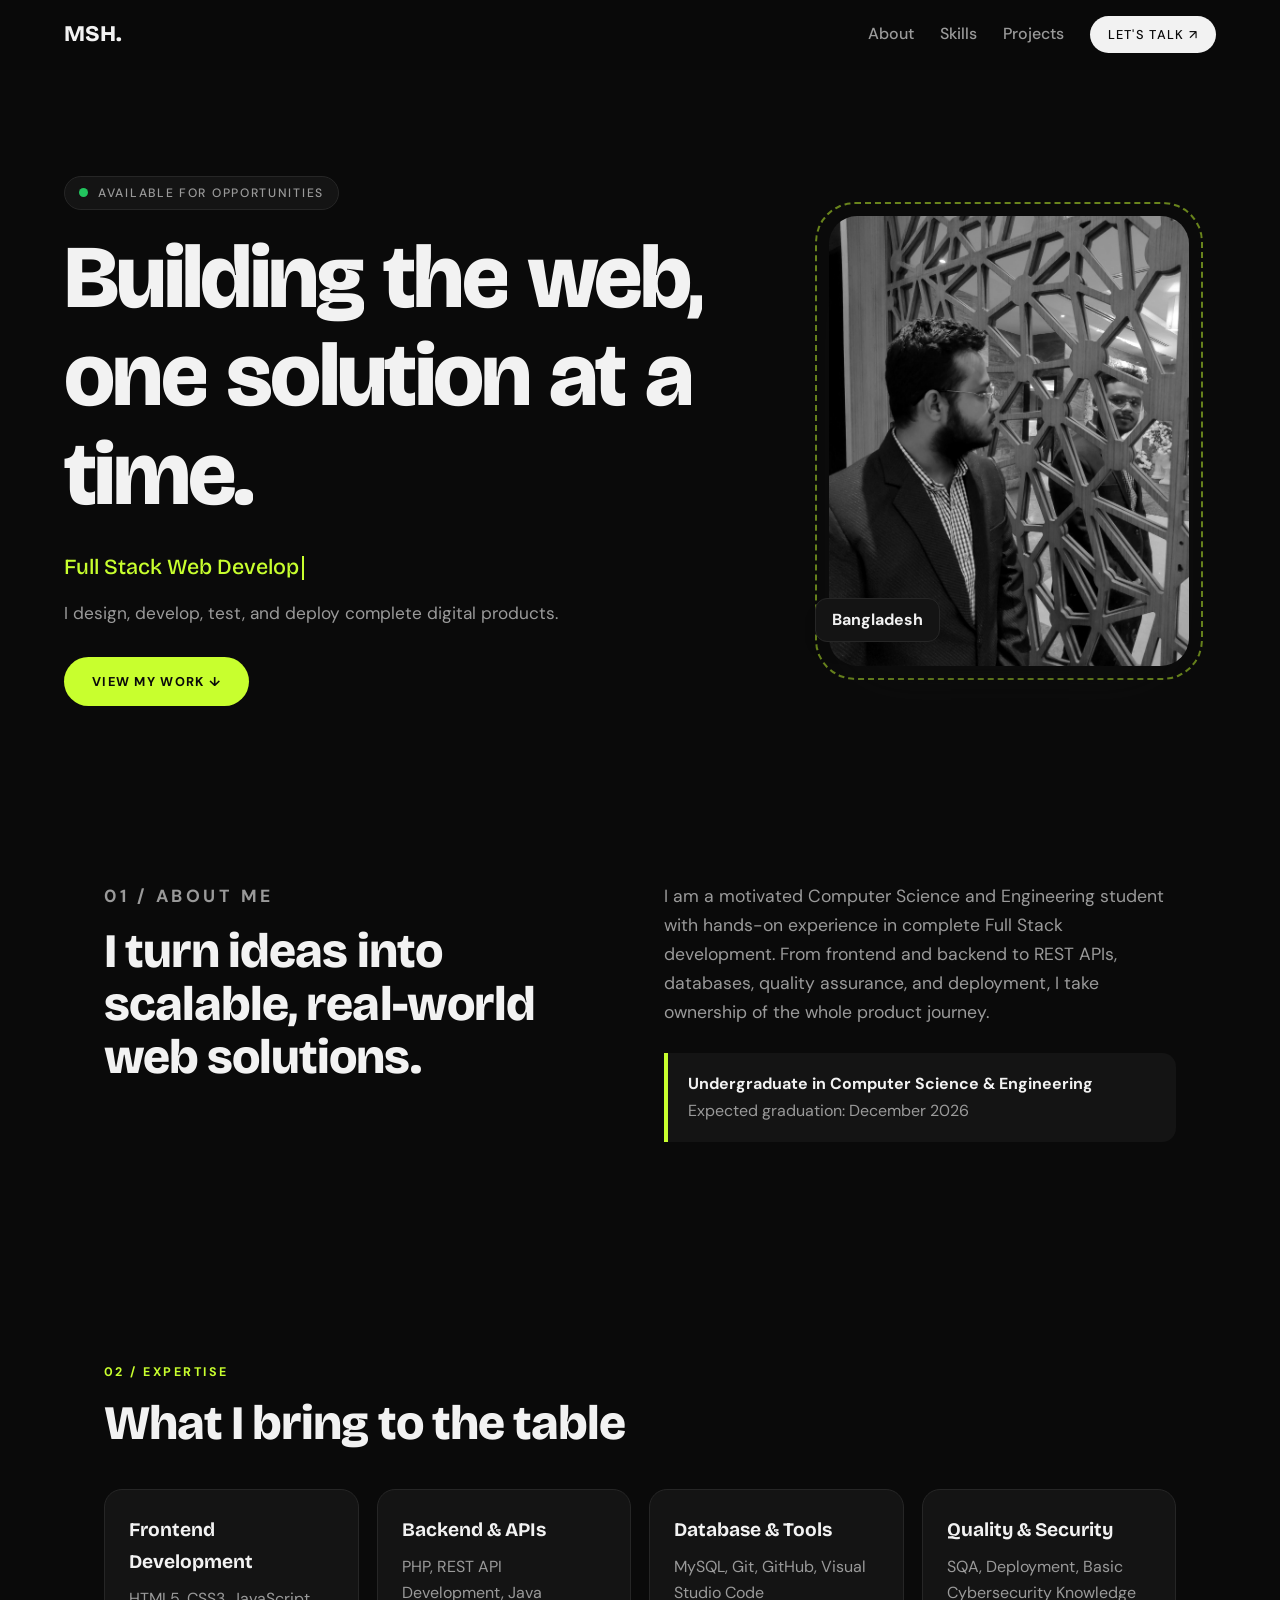
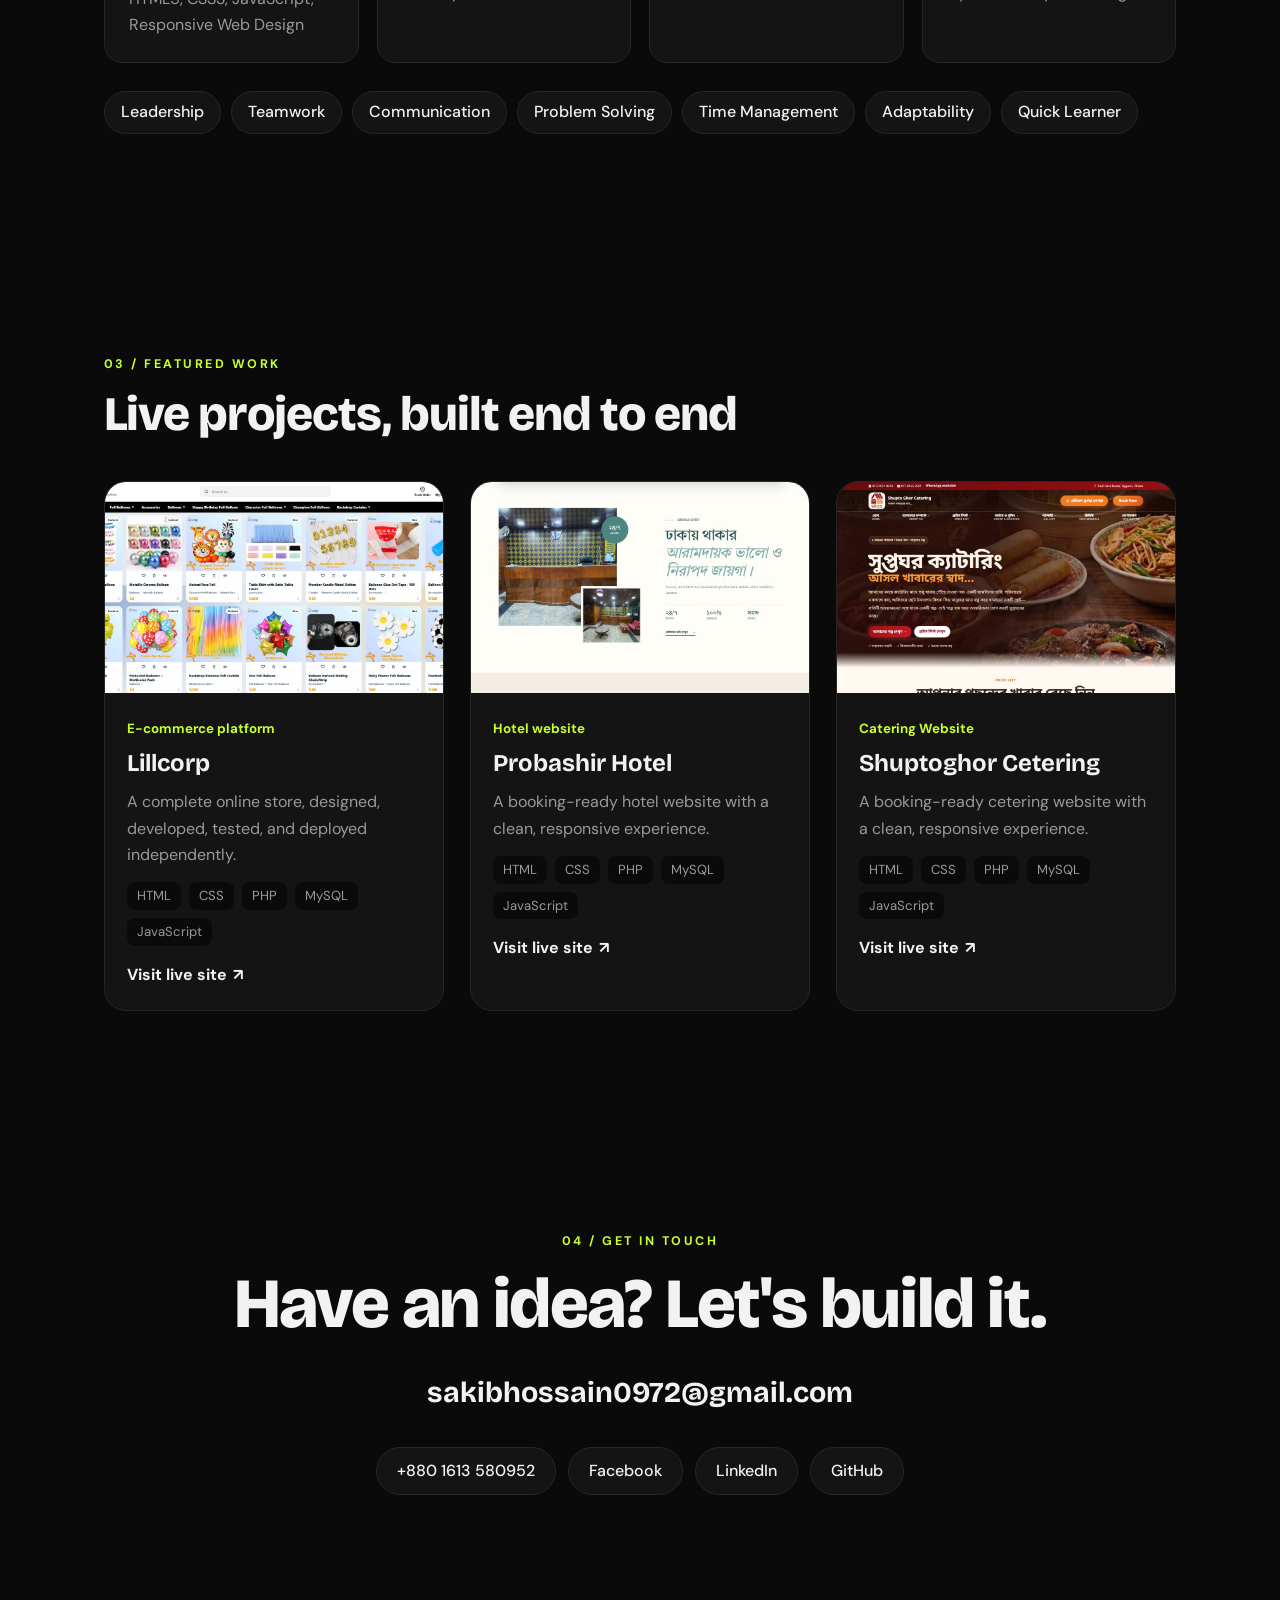
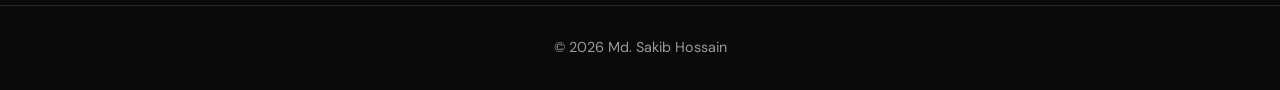
<file: index.html>
<!DOCTYPE html>
<html lang="en">
<head>
<meta charset="UTF-8">
<meta name="viewport" content="width=device-width,initial-scale=1">
<title>Md. Sakib Hossain | Full Stack Developer</title>
<meta name="description" content="Md. Sakib Hossain, Full Stack Web Developer from Bangladesh.">
<meta property="og:title" content="Md. Sakib Hossain | Full Stack Developer">
<meta property="og:description" content="Full Stack Web Developer. Live projects built end to end.">
<meta property="og:image" content="sakib-hossain.jpg">
<link rel="icon" href="data:image/svg+xml,<svg xmlns='http://www.w3.org/2000/svg' viewBox='0 0 100 100'><rect width='100' height='100' rx='22' fill='%232f5bff'/><text x='50' y='66' font-size='48' text-anchor='middle' fill='white' font-family='sans-serif' font-weight='700'>S</text></svg>">
<link rel="preconnect" href="https://fonts.googleapis.com">
<link rel="preconnect" href="https://fonts.gstatic.com" crossorigin>
<link href="https://fonts.googleapis.com/css2?family=Bricolage+Grotesque:opsz,wght@12..96,500;12..96,700;12..96,800&family=DM+Sans:wght@400;500;700&display=swap" rel="stylesheet">
<link rel="stylesheet" href="style.css?v=3">
</head>
<body>
<div class="progress" id="progress"></div>

<header class="nav" id="nav">
  <a href="#home" class="logo" id="logo">MSH.</a>
  <nav>
    <a href="#about">About</a>
    <a href="#skills">Skills</a>
    <a href="#projects">Projects</a>
    <a href="#contact" class="pill">Let's talk ↗</a>
  </nav>
</header>

<main>
  <section id="home" class="hero">
    <div class="hero-text">
      <p class="status" id="status"><span class="dot"></span><span id="statusText"></span></p>
      <h1 id="heroTitle" aria-label=""></h1>
      <p class="typed-line"><span id="typed"></span><span class="caret"></span></p>
      <p class="hero-sub" id="heroSub"></p>
      <a href="#projects" class="btn">View my work ↓</a>
    </div>
    <figure class="hero-photo">
      <img id="photo" alt="Portrait">
      <figcaption id="location"></figcaption>
    </figure>
  </section>

  <section id="about" class="section about">
    <div><p class="eyebrow">01 / About me</p><h2 id="aboutTitle"></h2></div>
    <div>
      <p id="aboutText"></p>
      <div class="edu"><strong id="eduDegree"></strong><span id="eduNote"></span></div>
    </div>
  </section>

  <section id="skills" class="section">
    <p class="eyebrow">02 / Expertise</p>
    <h2 class="sec-title">What I bring to the table</h2>
    <div class="skill-grid" id="skillGrid"></div>
    <div class="soft" id="soft"></div>
  </section>

  <section id="projects" class="section">
    <p class="eyebrow">03 / Featured work</p>
    <h2 class="sec-title">Live projects, built end to end</h2>
    <div class="project-grid" id="projectGrid"></div>
  </section>

  <section id="contact" class="section contact">
    <p class="eyebrow">04 / Get in touch</p>
    <h2>Have an idea? Let's build it.</h2>
    <a class="mail" id="mail" href="#"></a>
    <div class="links" id="links"></div>
  </section>
</main>

<footer id="footer"></footer>
<script src="script.js?v=3"></script>
</body>
</html>
</file>
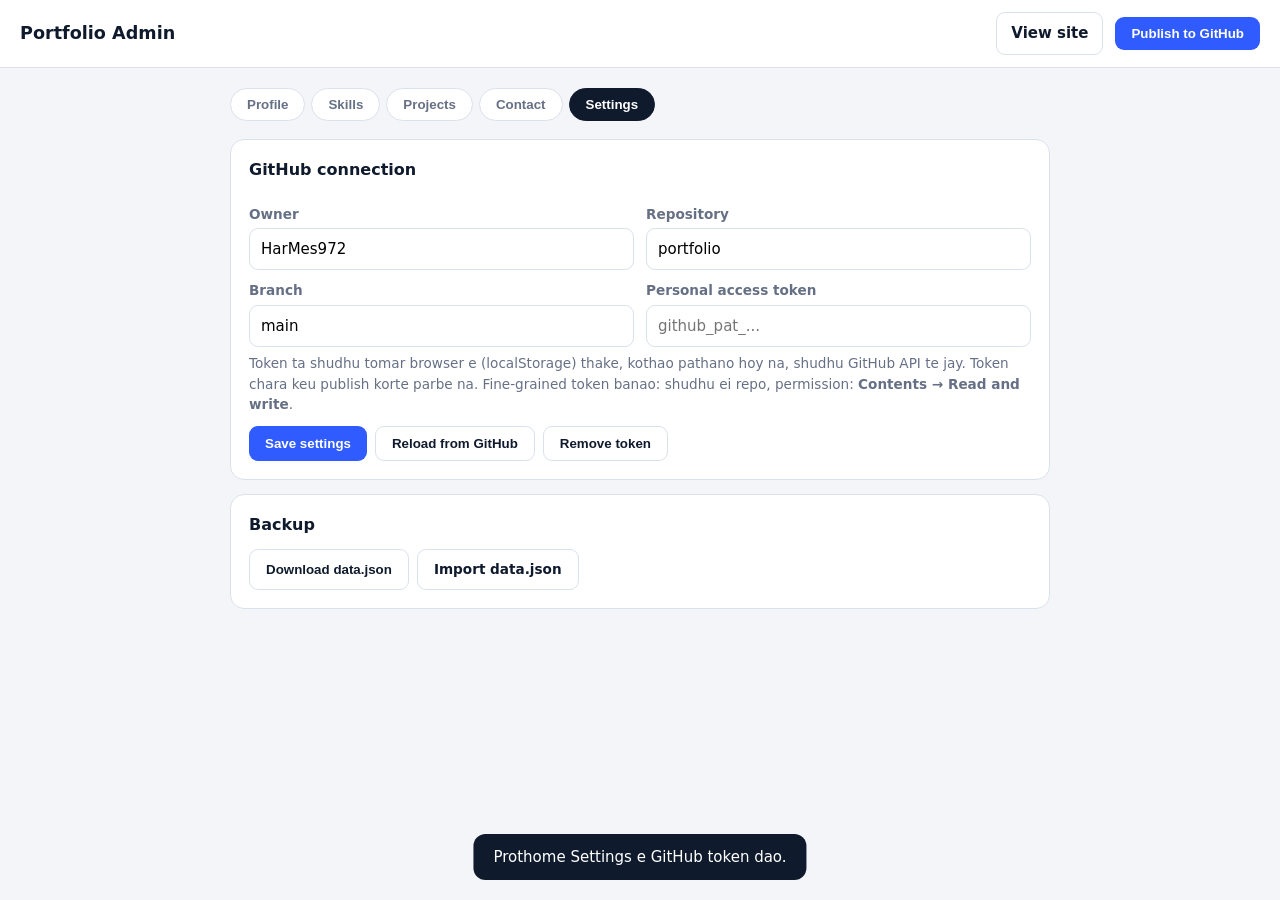
<file: admin.html>
<!DOCTYPE html>
<html lang="en">
<head>
<meta charset="UTF-8">
<meta name="viewport" content="width=device-width,initial-scale=1">
<meta name="robots" content="noindex,nofollow">
<title>Portfolio Admin</title>
<style>
:root{--bg:#f3f5f9;--card:#fff;--ink:#0f1b2d;--muted:#667085;--line:#dbe1ec;--accent:#2f5bff;--danger:#d92d20;--ok:#12b76a}
*{box-sizing:border-box}
body{margin:0;font:15px/1.5 system-ui,sans-serif;background:var(--bg);color:var(--ink)}
header{position:sticky;top:0;z-index:10;background:var(--card);border-bottom:1px solid var(--line);padding:12px 20px;display:flex;gap:12px;align-items:center;flex-wrap:wrap}
header h1{font-size:1.1rem;margin:0;margin-right:auto}
main{max-width:860px;margin:0 auto;padding:20px}
nav.tabs{display:flex;gap:6px;flex-wrap:wrap;margin-bottom:18px}
nav.tabs button{background:var(--card);border:1px solid var(--line);padding:8px 16px;border-radius:99px;cursor:pointer;font-weight:600;color:var(--muted)}
nav.tabs button.on{background:var(--ink);color:#fff;border-color:var(--ink)}
.panel{display:none}.panel.on{display:block}
.box{background:var(--card);border:1px solid var(--line);border-radius:14px;padding:18px;margin-bottom:14px}
.box h3{margin:0 0 12px;font-size:1rem}
label{display:block;font-weight:600;font-size:.85rem;margin:10px 0 4px;color:var(--muted)}
input,textarea{width:100%;padding:9px 11px;border:1px solid var(--line);border-radius:9px;font:inherit;background:#fff}
input:focus,textarea:focus{outline:2px solid var(--accent);border-color:transparent}
textarea{min-height:80px;resize:vertical}
.row{display:grid;grid-template-columns:1fr 1fr;gap:12px}
@media(max-width:600px){.row{grid-template-columns:1fr}}
button.b,label.b{display:inline-block;background:var(--accent);color:#fff;border:0;padding:9px 16px;border-radius:9px;font-weight:700;cursor:pointer}
button.b.alt,label.b.alt{background:var(--card);color:var(--ink);border:1px solid var(--line)}
button.b.red{background:var(--danger)}
button.b:disabled{opacity:.5;cursor:wait}
.tools{display:flex;gap:8px;flex-wrap:wrap;margin-top:12px}
.thumbs{width:120px;height:75px;border-radius:8px;object-fit:cover;background:#e4e8f1;margin-top:8px;display:block}
.toast{position:fixed;bottom:20px;left:50%;transform:translateX(-50%);background:var(--ink);color:#fff;padding:12px 20px;border-radius:12px;opacity:0;pointer-events:none;transition:opacity .3s;max-width:90vw;z-index:99}
.toast.show{opacity:1}.toast.err{background:var(--danger)}
.hint{color:var(--muted);font-size:.85rem;margin:6px 0 0}
.dirty{color:#b54708;font-weight:700;font-size:.85rem}
.hide{display:none}
</style>
</head>
<body>
<header>
  <h1>Portfolio Admin</h1>
  <span class="dirty hide" id="dirty">● Unsaved changes</span>
  <a href="index.html" target="_blank" class="b alt" style="text-decoration:none;padding:9px 14px;border:1px solid var(--line);border-radius:9px;color:inherit;font-weight:700">View site</a>
  <button class="b" id="publish">Publish to GitHub</button>
</header>
<main>
  <nav class="tabs" id="tabs"></nav>

  <section class="panel" id="p-profile"></section>
  <section class="panel" id="p-skills"></section>
  <section class="panel" id="p-projects"></section>
  <section class="panel" id="p-contact"></section>

  <section class="panel" id="p-settings">
    <div class="box">
      <h3>GitHub connection</h3>
      <div class="row">
        <div><label>Owner</label><input id="g-owner"></div>
        <div><label>Repository</label><input id="g-repo"></div>
      </div>
      <div class="row">
        <div><label>Branch</label><input id="g-branch"></div>
        <div><label>Personal access token</label><input id="g-token" type="password" placeholder="github_pat_..." autocomplete="off"></div>
      </div>
      <p class="hint">Token ta shudhu tomar browser e (localStorage) thake, kothao pathano hoy na, shudhu GitHub API te jay. Token chara keu publish korte parbe na. Fine-grained token banao: shudhu ei repo, permission: <b>Contents → Read and write</b>.</p>
      <div class="tools">
        <button class="b" id="saveSettings">Save settings</button>
        <button class="b alt" id="reload">Reload from GitHub</button>
        <button class="b alt" id="forget">Remove token</button>
      </div>
    </div>
    <div class="box">
      <h3>Backup</h3>
      <div class="tools">
        <button class="b alt" id="download">Download data.json</button>
        <label class="b alt" style="margin:0;cursor:pointer">Import data.json<input type="file" id="import" accept=".json" class="hide"></label>
      </div>
    </div>
  </section>
</main>
<div class="toast" id="toast"></div>

<script>
const $ = s => document.querySelector(s);
let data = null, dirty = false;
const previews = {};
const cfgDefault = { owner: 'HarMes972', repo: 'portfolio', branch: 'main', token: '' };
const cfg = () => ({ ...cfgDefault, ...JSON.parse(localStorage.getItem('pf-cfg') || '{}') });

function toast(msg, err) {
  const t = $('#toast'); t.textContent = msg; t.className = 'toast show' + (err ? ' err' : '');
  clearTimeout(toast.t); toast.t = setTimeout(() => t.classList.remove('show'), 3500);
}
function mark() { dirty = true; $('#dirty').classList.remove('hide'); }
const b64enc = s => btoa(unescape(encodeURIComponent(s)));
const b64dec = s => decodeURIComponent(escape(atob(s.replace(/\n/g, ''))));

/* ---------- GitHub ---------- */
async function gh(path, opts = {}) {
  const c = cfg();
  if (!c.token) throw new Error('Settings e GitHub token dao.');
  const r = await fetch(`https://api.github.com/repos/${c.owner}/${c.repo}/contents/${path}` + (opts.method ? '' : `?ref=${c.branch}`), {
    ...opts, headers: { Authorization: 'Bearer ' + c.token, Accept: 'application/vnd.github+json', ...(opts.headers || {}) }
  });
  if (r.status === 404 && !opts.method) return null;
  if (!r.ok) throw new Error((await r.json().catch(() => ({}))).message || r.status);
  return r.json();
}
async function putFile(path, contentB64, msg) {
  const c = cfg(); const ex = await gh(path);
  return gh(path, { method: 'PUT', body: JSON.stringify({ message: msg, content: contentB64, branch: c.branch, ...(ex ? { sha: ex.sha } : {}) }) });
}

async function loadData() {
  try {
    if (cfg().token) {
      const f = await gh('data.json');
      if (f) { data = JSON.parse(b64dec(f.content)); return; }
    }
    const r = await fetch('data.json?v=' + Date.now()); data = await r.json();
  } catch (e) { toast('Load hoy nai: ' + e.message, true); }
}

$('#publish').onclick = async () => {
  const btn = $('#publish'); btn.disabled = true; btn.textContent = 'Publishing...';
  try {
    await putFile('data.json', b64enc(JSON.stringify(data, null, 2) + '\n'), 'Update portfolio data via admin panel');
    dirty = false; $('#dirty').classList.add('hide');
    toast('Published! Site update hote 1-2 minute lagte pare.');
  } catch (e) { toast('Publish fail: ' + e.message, true); }
  btn.disabled = false; btn.textContent = 'Publish to GitHub';
};

/* ---------- UI helpers ---------- */
function field(label, obj, key, type = 'text') {
  const wrap = document.createElement('div');
  const l = document.createElement('label'); l.textContent = label;
  const i = document.createElement(type === 'area' ? 'textarea' : 'input');
  if (type !== 'area') i.type = type;
  i.value = obj[key] ?? '';
  i.oninput = () => { obj[key] = i.value; mark(); };
  wrap.append(l, i); return wrap;
}
function box(title, ...kids) {
  const b = document.createElement('div'); b.className = 'box';
  if (title) { const h = document.createElement('h3'); h.textContent = title; b.append(h); }
  b.append(...kids); return b;
}
function row(...kids) { const r = document.createElement('div'); r.className = 'row'; r.append(...kids); return r; }
function btn(text, cls, fn) { const b = document.createElement('button'); b.className = 'b ' + cls; b.textContent = text; b.onclick = fn; return b; }

/* ---------- panels ---------- */
function renderProfile() {
  const p = data.profile, el = $('#p-profile'); el.textContent = '';
  const avail = document.createElement('label'); avail.style.cssText = 'display:flex;gap:8px;align-items:center;color:var(--ink)';
  const cb = document.createElement('input'); cb.type = 'checkbox'; cb.style.width = 'auto'; cb.checked = p.available;
  cb.onchange = () => { p.available = cb.checked; mark(); };
  avail.append(cb, 'Show "available" badge');
  const photoUp = photoUploader(p, 'photo');
  el.append(
    box('Basic info', row(field('Full name', p, 'name'), field('Short logo text', p, 'shortName')),
      field('Roles (comma or · separated, typing animation e kaj kore)', p, 'role'),
      row(field('Location', p, 'location'), field('Badge text', p, 'availableText')), avail),
    box('Hero', field('Headline', p, 'heroTitle'), field('Sub text', p, 'heroSub', 'area'),
      field('Photo path', p, 'photo'), photoUp),
    box('About', field('Section title', p, 'aboutTitle'), field('About text', p, 'about', 'area'),
      row(field('Degree', p, 'educationDegree'), field('Education note', p, 'educationNote')))
  );
}

function renderSkills() {
  const el = $('#p-skills'); el.textContent = '';
  data.expertise.forEach((x, i) => {
    el.append(box(null, row(field('Group title', x, 'title'), field('Items (comma separated)', x, 'items')),
      div([btn('Delete', 'red', () => { data.expertise.splice(i, 1); mark(); renderSkills(); })])));
  });
  el.append(div([btn('+ Add skill group', 'b', () => { data.expertise.push({ title: 'New group', items: '' }); mark(); renderSkills(); })]));
  el.append(box('Soft skills', field('Comma separated', data, 'softSkills', 'area')));
}
function div(kids) { const d = document.createElement('div'); d.className = 'tools'; d.append(...kids); return d; }

function photoUploader(obj, key) {
  const wrap = document.createElement('div');
  const img = document.createElement('img'); img.className = 'thumbs'; img.src = previews[obj[key]] || obj[key] || '';
  const f = document.createElement('input'); f.type = 'file'; f.accept = 'image/*'; f.style.marginTop = '8px';
  f.onchange = async () => {
    if (!f.files[0]) return;
    try {
      toast('Uploading...');
      const { b64, dataUrl } = await resize(f.files[0], key === 'photo' ? 1000 : 1400);
      const name = 'images/' + Date.now() + '-' + f.files[0].name.replace(/[^\w.-]/g, '_').replace(/\.\w+$/, '.jpg');
      await putFile(name, b64, 'Upload image via admin panel');
      previews[name] = dataUrl; obj[key] = name; img.src = dataUrl; mark(); toast('Image uploaded. Ekhon Publish chap.');
      renderProfile.keep || (key === 'photo' ? renderProfile() : renderProjects());
    } catch (e) { toast('Upload fail: ' + e.message, true); }
  };
  const hint = document.createElement('p'); hint.className = 'hint'; hint.textContent = 'Image upload korle seta GitHub e images/ folder e chole jay (auto resize hoy).';
  wrap.append(img, f, hint); return wrap;
}
function resize(file, max) {
  return new Promise((res, rej) => {
    const r = new FileReader();
    r.onerror = rej;
    r.onload = () => {
      const im = new Image(); im.onerror = rej;
      im.onload = () => {
        const s = Math.min(1, max / Math.max(im.width, im.height));
        const c = document.createElement('canvas'); c.width = im.width * s; c.height = im.height * s;
        c.getContext('2d').drawImage(im, 0, 0, c.width, c.height);
        const dataUrl = c.toDataURL('image/jpeg', .85); res({ dataUrl, b64: dataUrl.split(',')[1] });
      };
      im.src = r.result;
    };
    r.readAsDataURL(file);
  });
}

function renderProjects() {
  const el = $('#p-projects'); el.textContent = '';
  data.projects.forEach((p, i) => {
    el.append(box(`Project ${i + 1}: ${p.title || 'Untitled'}`,
      row(field('Title', p, 'title'), field('Category', p, 'category')),
      field('Description', p, 'description', 'area'),
      row(field('Live URL', p, 'url', 'url'), field('Tags (comma separated)', p, 'tags')),
      field('Image path (optional)', p, 'image'), photoUploader(p, 'image'),
      div([
        btn('↑ Up', 'alt', () => move(i, -1)), btn('↓ Down', 'alt', () => move(i, 1)),
        btn('Delete', 'red', () => { if (confirm('Delete this project?')) { data.projects.splice(i, 1); mark(); renderProjects(); } })
      ])));
  });
  el.append(div([btn('+ Add new project', 'b', () => {
    data.projects.push({ title: 'New project', category: '', description: '', url: 'https://', image: '', tags: '' }); mark(); renderProjects();
  })]));
}
function move(i, d) {
  const j = i + d; if (j < 0 || j >= data.projects.length) return;
  [data.projects[i], data.projects[j]] = [data.projects[j], data.projects[i]]; mark(); renderProjects();
}

function renderContact() {
  const c = data.contact, el = $('#p-contact'); el.textContent = '';
  el.append(box('Contact', row(field('Email', c, 'email', 'email'), field('Phone', c, 'phone')),
    row(field('Facebook URL', c, 'facebook'), field('LinkedIn URL', c, 'linkedin')), field('GitHub URL', c, 'github')));
}

function renderSettings() {
  const c = cfg();
  ['owner', 'repo', 'branch', 'token'].forEach(k => $('#g-' + k).value = c[k]);
}
$('#saveSettings').onclick = async () => {
  localStorage.setItem('pf-cfg', JSON.stringify({ owner: $('#g-owner').value.trim(), repo: $('#g-repo').value.trim(), branch: $('#g-branch').value.trim(), token: $('#g-token').value.trim() }));
  toast('Settings saved.');
};
$('#forget').onclick = () => { const c = cfg(); c.token = ''; localStorage.setItem('pf-cfg', JSON.stringify(c)); $('#g-token').value = ''; toast('Token removed.'); };
$('#reload').onclick = async () => { await loadData(); renderAll(); dirty = false; $('#dirty').classList.add('hide'); toast('Reloaded.'); };
$('#download').onclick = () => {
  const a = document.createElement('a'); a.href = URL.createObjectURL(new Blob([JSON.stringify(data, null, 2)], { type: 'application/json' }));
  a.download = 'data.json'; a.click();
};
$('#import').onchange = async e => {
  try { data = JSON.parse(await e.target.files[0].text()); renderAll(); mark(); toast('Imported. Publish chap.'); }
  catch { toast('Invalid JSON file', true); }
};

/* ---------- tabs ---------- */
const tabs = [['profile', 'Profile'], ['skills', 'Skills'], ['projects', 'Projects'], ['contact', 'Contact'], ['settings', 'Settings']];
function showTab(id) {
  tabs.forEach(([t]) => { $('#p-' + t).classList.toggle('on', t === id); });
  document.querySelectorAll('#tabs button').forEach(b => b.classList.toggle('on', b.dataset.t === id));
  location.hash = id;
}
tabs.forEach(([id, label]) => { const b = btn(label, '', () => showTab(id)); b.className = ''; b.dataset.t = id; $('#tabs').append(b); });
function renderAll() { renderProfile(); renderSkills(); renderProjects(); renderContact(); renderSettings(); }
addEventListener('beforeunload', e => { if (dirty) { e.preventDefault(); e.returnValue = ''; } });

(async () => {
  await loadData(); if (!data) return;
  renderAll();
  showTab(cfg().token ? (location.hash.slice(1) || 'projects') : 'settings');
  if (!cfg().token) toast('Prothome Settings e GitHub token dao.');
})();
</script>
</body>
</html>
</file>
<file: style.css>
:root{
  /* ---- COLOUR: ekhane theke colour change korte parbe ---- */
  --bg:#0a0a0a; --surface:#141414; --ink:#f2f2f2; --muted:#9a9a9a; --line:#262626;
  --accent:#c8ff2e; --accent-ink:#0a0a0a; --ok:#22c55e;
  --display:'Bricolage Grotesque',system-ui,sans-serif; --body:'DM Sans',system-ui,sans-serif;
}
*{box-sizing:border-box;margin:0;padding:0}
html{scroll-behavior:smooth;scroll-padding-top:80px}
body{background:var(--bg);color:var(--ink);font-family:var(--body);line-height:1.65;overflow-x:hidden}
a{color:inherit;text-decoration:none}
:focus-visible{outline:2px solid var(--accent);outline-offset:3px}

.progress{position:fixed;top:0;left:0;height:3px;width:0;background:var(--accent);z-index:100}

.nav{position:sticky;top:0;z-index:50;display:flex;justify-content:space-between;align-items:center;
  padding:16px clamp(20px,5vw,64px);background:color-mix(in srgb,var(--bg) 85%,transparent);backdrop-filter:blur(10px);
  border-bottom:1px solid transparent;transition:border-color .3s}
.nav.scrolled{border-color:var(--line)}
.logo{font-family:var(--display);font-weight:800;font-size:1.4rem}
.nav nav{display:flex;gap:26px;align-items:center;font-weight:500}
.nav nav a:not(.pill){position:relative;color:var(--muted);transition:color .2s}
.nav nav a:not(.pill)::after{content:"";position:absolute;left:0;bottom:-4px;height:2px;width:100%;background:var(--accent);transform:scaleX(0);transform-origin:left;transition:transform .3s}
.nav nav a:not(.pill):hover,.nav nav a.active{color:var(--ink)}
.nav nav a:not(.pill):hover::after,.nav nav a.active::after{transform:scaleX(1)}
.pill{background:var(--ink);color:var(--bg);padding:8px 18px;border-radius:99px;transition:transform .2s,background .2s}
.pill:hover{transform:translateY(-2px);background:var(--accent);color:var(--accent-ink)}

/* hero */
.hero{display:grid;grid-template-columns:1.25fr .75fr;gap:48px;align-items:center;
  padding:clamp(40px,8vw,100px) clamp(20px,5vw,64px) 60px;min-height:78vh}
.status{display:inline-flex;align-items:center;gap:10px;font-weight:500;color:var(--muted);margin-bottom:22px;
  border:1px solid var(--line);padding:6px 14px;border-radius:99px;background:var(--surface)}
.dot{width:9px;height:9px;border-radius:50%;background:var(--ok);animation:pulse 1.8s infinite}
@keyframes pulse{0%{box-shadow:0 0 0 0 rgba(18,183,106,.55)}70%{box-shadow:0 0 0 10px rgba(18,183,106,0)}100%{box-shadow:0 0 0 0 rgba(18,183,106,0)}}
h1{font-family:var(--display);font-weight:800;font-size:clamp(2.6rem,7vw,5.6rem);line-height:1.02;letter-spacing:-.03em}
h1 .w{display:inline-block;overflow:hidden;vertical-align:bottom;padding-bottom:.08em;margin-right:.22em}
h1 .w span{display:inline-block;transform:translateY(110%) rotate(4deg);animation:rise .9s cubic-bezier(.2,.8,.2,1) forwards;animation-delay:calc(var(--i)*90ms + 150ms)}
@keyframes rise{to{transform:none}}
.typed-line{margin-top:22px;font-family:var(--display);font-size:1.35rem;font-weight:500;color:var(--accent);min-height:2em}
.caret{display:inline-block;width:2px;height:1.1em;background:var(--accent);margin-left:3px;vertical-align:text-bottom;animation:blink 1s steps(1) infinite}
@keyframes blink{50%{opacity:0}}
.hero-sub{max-width:52ch;color:var(--muted);margin:6px 0 30px;font-size:1.08rem}
.btn{display:inline-block;background:var(--accent);color:var(--accent-ink);padding:14px 28px;border-radius:99px;font-weight:700;
  transition:transform .25s,box-shadow .25s}
.btn:hover{transform:translateY(-3px);box-shadow:0 12px 28px -10px var(--accent)}
.hero-photo{position:relative;justify-self:center;width:min(100%,360px)}
.hero-photo img{filter:grayscale(1) contrast(1.05);transition:filter .6s;width:100%;aspect-ratio:4/5;object-fit:cover;border-radius:28px;display:block;
  animation:morph 9s ease-in-out infinite;box-shadow:0 30px 60px -30px rgba(15,27,45,.5)}
@keyframes morph{0%,100%{border-radius:28px 80px 28px 80px}50%{border-radius:80px 28px 80px 28px}}
.hero-photo:hover img{filter:grayscale(0)}
.hero-photo::before{content:"";position:absolute;inset:-14px;border:2px dashed var(--accent);border-radius:40px;opacity:.5;animation:spin 30s linear infinite;z-index:-1}
@keyframes spin{to{transform:rotate(360deg)}}
.hero-photo figcaption{position:absolute;left:-14px;bottom:24px;background:var(--surface);border:1px solid var(--line);padding:8px 16px;border-radius:12px;font-weight:700;box-shadow:0 10px 24px -14px rgba(0,0,0,.4)}

/* marquee */
.marquee{overflow:hidden;border-block:1px solid var(--line);background:var(--surface);padding:16px 0}
.track{display:flex;gap:48px;width:max-content;animation:scroll 32s linear infinite}
.marquee:hover .track{animation-play-state:paused}
.track span{font-family:var(--display);font-weight:700;font-size:1.3rem;white-space:nowrap;color:var(--muted)}
.track span::after{content:"/";margin-left:48px;color:var(--accent)}
@keyframes scroll{to{transform:translateX(-50%)}}

/* sections */
.section{padding:clamp(60px,9vw,110px) clamp(20px,5vw,64px);max-width:1200px;margin:0 auto}
h2{font-family:var(--display);font-weight:800;letter-spacing:-.02em;line-height:1.1;font-size:clamp(1.9rem,4vw,3rem)}
.sec-title{margin-bottom:40px}
.about{display:grid;grid-template-columns:1fr 1fr;gap:48px}
.about p{color:var(--muted);font-size:1.1rem;max-width:60ch}
.edu{margin-top:26px;padding:18px 20px;border-left:4px solid var(--accent);background:var(--surface);border-radius:0 14px 14px 0;display:flex;flex-direction:column}
.edu span{color:var(--muted)}

.skill-grid{display:grid;grid-template-columns:repeat(auto-fit,minmax(240px,1fr));gap:18px}
.skill{background:var(--surface);border:1px solid var(--line);border-radius:18px;padding:24px;position:relative;overflow:hidden;transition:transform .3s,border-color .3s}
.skill::before{content:"";position:absolute;left:0;top:0;height:4px;width:100%;background:var(--accent);transform:scaleX(0);transform-origin:left;transition:transform .5s}
.skill:hover{transform:translateY(-6px);border-color:var(--accent)}
.skill:hover::before{transform:scaleX(1)}
.skill h3{font-family:var(--display);margin-bottom:8px;font-size:1.2rem}
.skill p{color:var(--muted)}
.soft{margin-top:28px;display:flex;flex-wrap:wrap;gap:10px}
.chip{padding:7px 16px;border:1px solid var(--line);border-radius:99px;background:var(--surface);font-weight:500;transition:background .2s,color .2s,transform .2s}
.chip:hover{background:var(--accent);color:var(--accent-ink);transform:translateY(-2px)}

/* projects */
.project-grid{display:grid;grid-template-columns:repeat(auto-fit,minmax(300px,1fr));gap:26px}
.card{display:block;background:var(--surface);border:1px solid var(--line);border-radius:22px;overflow:hidden;
  transition:transform .15s ease-out,box-shadow .3s;will-change:transform;transform-style:preserve-3d}
.card:hover{box-shadow:0 30px 50px -30px rgba(15,27,45,.45)}
.thumb{aspect-ratio:16/10;overflow:hidden;background:linear-gradient(135deg,#1a1a1a,#262626);display:grid;place-items:center;color:var(--accent);font-family:var(--display);font-weight:800;font-size:3.4rem}
.thumb img{width:100%;height:100%;object-fit:cover;transition:transform .6s}
.card:hover .thumb img{transform:scale(1.08)}
.card-body{padding:22px}
.card-body small{color:var(--accent);font-weight:700}
.card-body h3{font-family:var(--display);font-size:1.5rem;margin:2px 0 6px}
.card-body p{color:var(--muted);margin-bottom:14px}
.tags{display:flex;flex-wrap:wrap;gap:8px;margin-bottom:16px}
.tags span{font-size:.82rem;padding:3px 10px;border-radius:8px;background:var(--bg);color:var(--muted)}
.visit{font-weight:700;display:inline-flex;gap:6px;align-items:center}
.visit i{font-style:normal;transition:transform .25s}
.card:hover .visit i{transform:translate(4px,-4px)}

/* contact */
.contact{text-align:center}
.contact h2{font-size:clamp(2.2rem,6vw,4.4rem)}
.mail{display:inline-block;margin:26px 0;font-family:var(--display);font-weight:700;font-size:clamp(1.1rem,3vw,1.8rem);
  background:linear-gradient(var(--accent),var(--accent)) 0 100%/0 3px no-repeat;transition:background-size .4s;padding-bottom:4px}
.mail:hover{background-size:100% 3px}
.links{display:flex;gap:12px;justify-content:center;flex-wrap:wrap}
.links a{padding:10px 20px;border:1px solid var(--line);background:var(--surface);border-radius:99px;font-weight:500;transition:all .2s}
.links a:hover{background:var(--ink);color:var(--bg);transform:translateY(-3px)}
footer{text-align:center;padding:30px;color:var(--muted);border-top:1px solid var(--line);font-size:.9rem}

/* reveal */
.reveal{opacity:0;transform:translateY(26px);transition:opacity .7s ease,transform .7s ease;transition-delay:calc(var(--d,0)*90ms)}
.reveal.in{opacity:1;transform:none}

@media(max-width:820px){
  .hero,.about{grid-template-columns:1fr}
  .hero-photo{order:-1;width:240px}
  .nav nav a:not(.pill){display:none}
}
@media(prefers-reduced-motion:reduce){
  /* sudhu continuous looping motion bondho; entrance animation thakbe */
  .track,.hero-photo img,.hero-photo::before,.dot,.caret{animation:none!important}
}

.eyebrow{font-size:.78rem;letter-spacing:.2em;text-transform:uppercase;color:var(--accent);font-weight:700;margin-bottom:14px}
.status{text-transform:uppercase;letter-spacing:.14em;font-size:.76rem}
.btn,.pill{text-transform:uppercase;letter-spacing:.1em;font-size:.8rem}
.sec-title{margin-bottom:40px}
</file>
